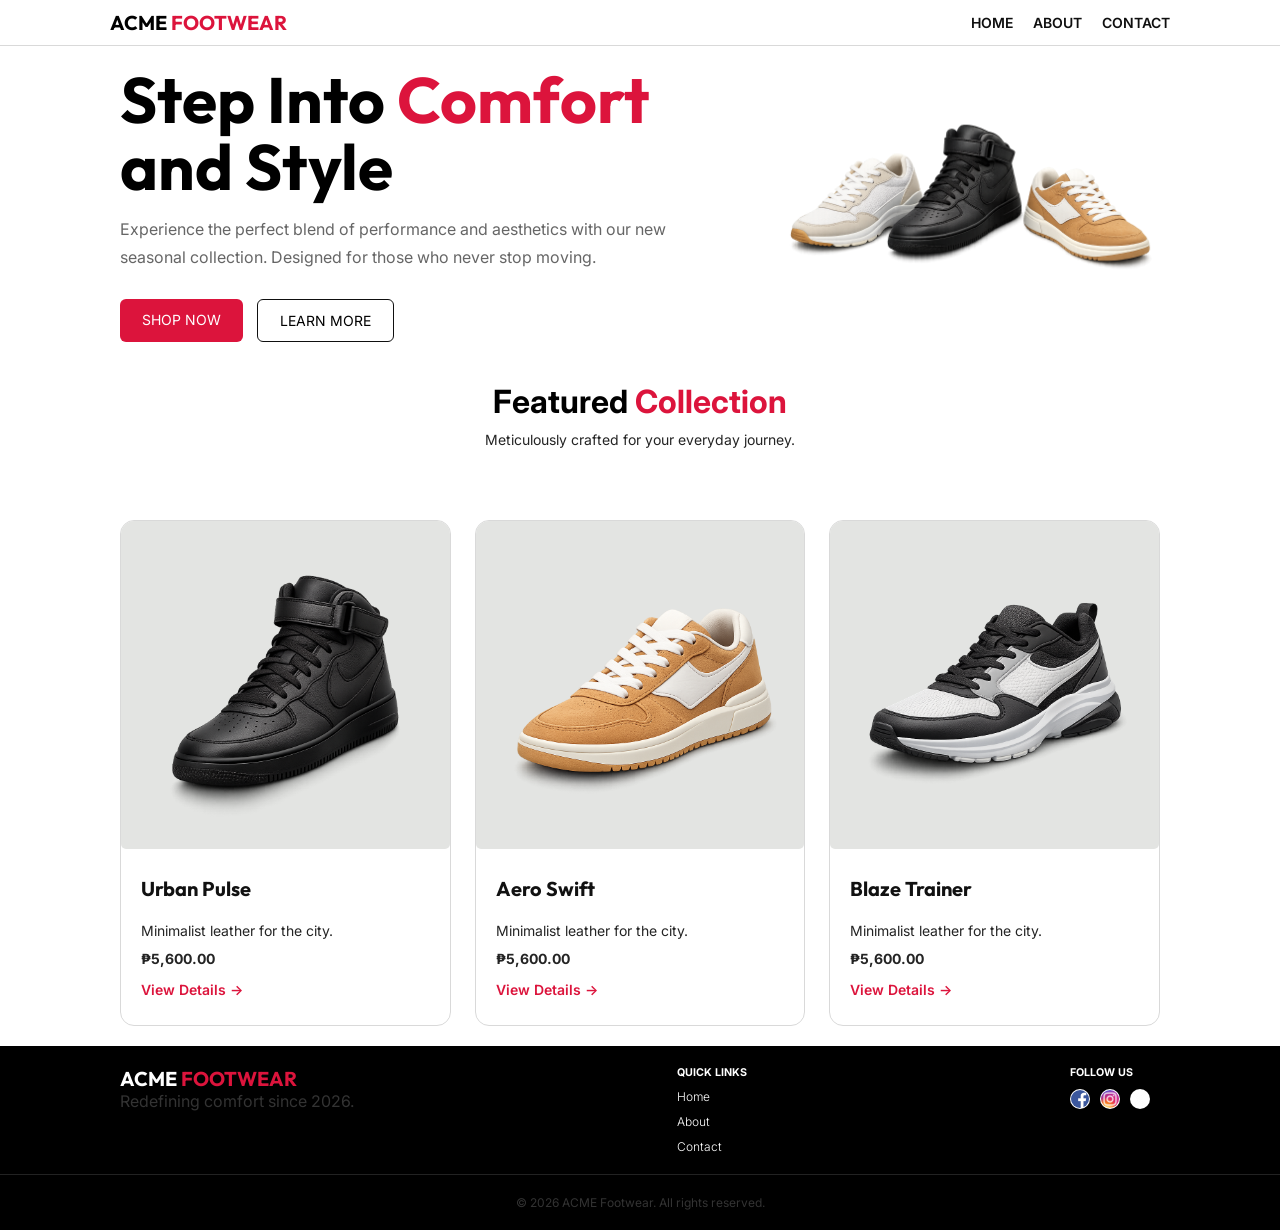
<file: index.html>
<!DOCTYPE html>
<html lang="en">
<head>
    <meta charset="UTF-8">
    <meta name="viewport" content="width=device-width, initial-scale=1.0">
    <title>ACME FOOTWEAR</title>
    <link rel="stylesheet" href="assets/css/style.css">
</head>
    
<body>

<header>
    <nav class="nav-header" aria-label="Main Navigation">
        <div class="logo">
            <h1>
                <a href="index.html">
                    <span class="acme">ACME</span> FOOTWEAR
                </a>
            </h1>
        </div>

        <div class="menu">
            <a href="index.html">HOME</a>
            <a href="about.html">ABOUT</a>
            <a href="contact.html">CONTACT</a>
        </div>
    </nav>
</header>

<main>
    <section class="hero-section">
        <div class="hero-content">
            <h2>Step Into <span class="span">Comfort</span> and Style</h2>
            <p>Experience the perfect blend of performance and aesthetics with our new seasonal collection. Designed for those who never stop moving.</p>
            <div class="cta-buttons">
                <a href="#" class="shop-btn">SHOP NOW</a>
                <a href="#" class="learn-btn">LEARN MORE</a>
            </div>
        </div>
        <div class="hero-image">
                <img src="assets/images/hero.png" alt="hero" loading="lazy">
        </div>
    </section>

    <section class="featured">
        <div class="text">
            <h3>Featured <span class="span">Collection</span></h3>
            <p>Meticulously crafted for your everyday journey.</p>
        </div>

        <div class="feat-shoes">
            <div class="shoes">
                <img src="assets/images/shoe_1.png" alt="Urban Pulse Shoes">
                <div class="shoe-details">
                    <h4>Urban Pulse</h4>
                    <p>Minimalist leather for the city.</p>
                    <p class="price">₱5,600.00</p>
                    <a href="#">View Details →</a>
                </div>
        </div>
        <div class="shoes">
            <img src="assets/images/shoe_2.png" alt="Aero Swift">
            <div class="shoe-details">
                    <h4>Aero Swift</h4>
                    <p>Minimalist leather for the city.</p>
                    <p class="price">₱5,600.00</p>
                    <a href="#">View Details →</a>
                </div>
        </div>
        <div class="shoes">
            <img src="assets/images/shoe_3.png" alt="Blaze Trainer">
                <div class="shoe-details">
                    <h4>Blaze Trainer</h4>
                    <p>Minimalist leather for the city.</p>
                    <p class="price">₱5,600.00</p>
                    <a href="#">View Details →</a>
                </div>
        </div>
    </div>
</section>
</main>

<footer>
    <div class="footer1">
    <div class="footer-logo">
        <h5>
            <a href="index.html">
                <span class="footspan">ACME</span> FOOTWEAR
            </a>
        </h5>
        <p>Redefining comfort since 2026.</p>
    </div>
      
    <div class="footer-menu">
        <h6>QUICK LINKS</h6>
        <a href="index.html">Home</a>
        <a href="about.html">About</a>
        <a href="contact.html">Contact</a>
    </div>

   <div class="media">
        <h6>FOLLOW US</h6>
         <div class="social-icons">
            <a href ="https://www.facebook.com/OmKicksPh" target="_blank"><img src="assets/logos/fb_logo.png" alt="Facebook Logo"></a>
            <a href ="https://instagram.com/omkicks_ph" target="_blank"><img src="assets/logos/Instagram_icon.png" alt="Instagram Logo"></a>
            <a href ="#" target="_blank"><img src="assets/logos/x_logo.png" alt="x logo"></a>
        </div>
    </div>
    </div>
    <div class="footer2">
    <p>&copy; 2026 ACME Footwear. All rights reserved.</p>
    </div>
</footer>

</body>
</html>
</file>
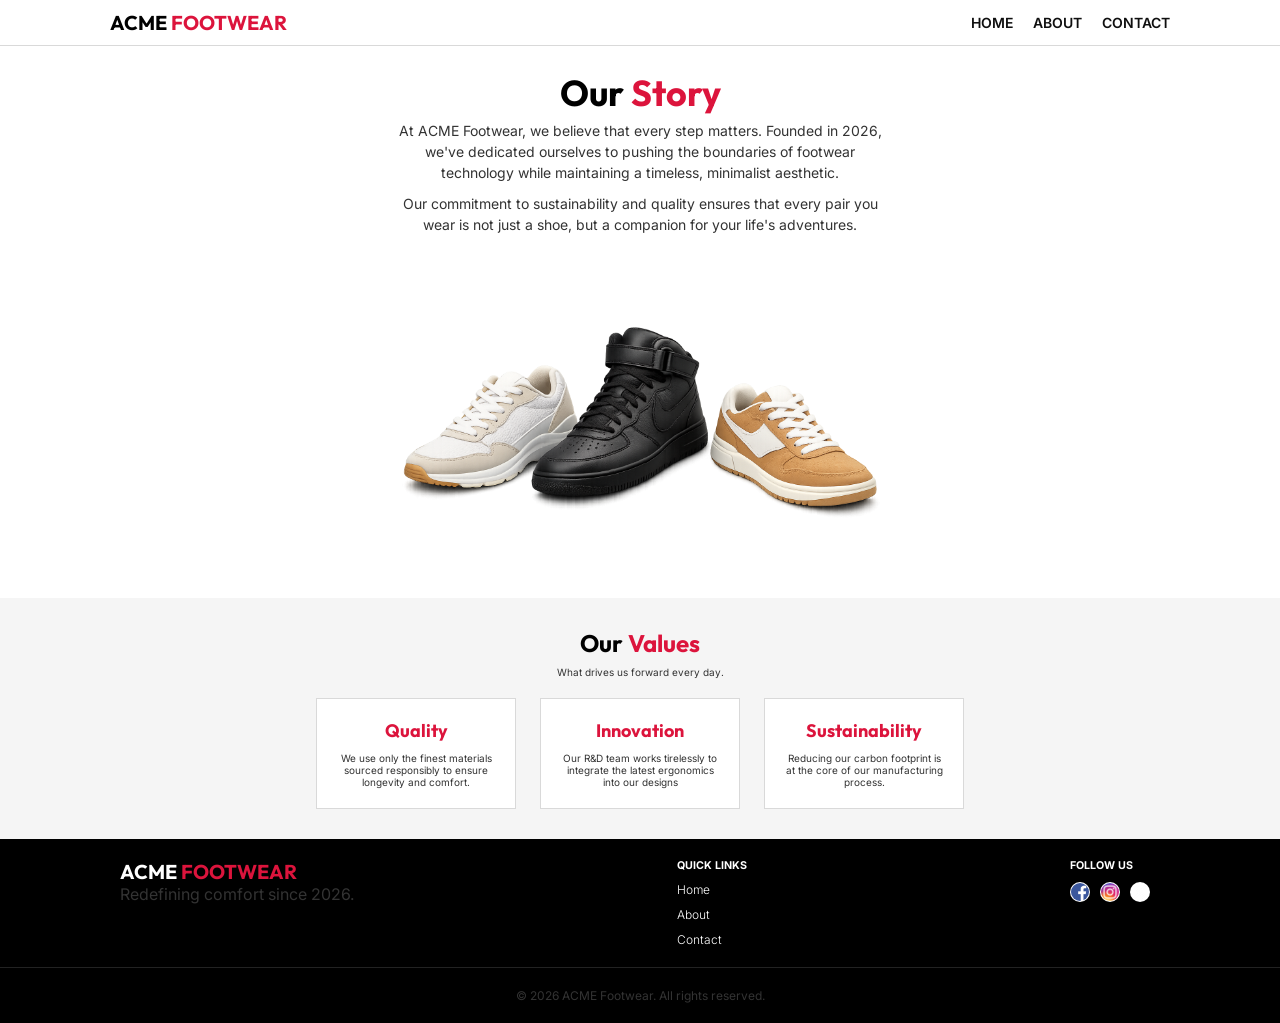
<file: about.html>
<!DOCTYPE html>
<html lang="en">
<head>
    <meta charset="UTF-8">
    <meta name="viewport" content="width=device-width, initial-scale=1.0">
    <title>ACME FOOTWEAR</title>
    <link rel="stylesheet" href="assets/css/style.css">
</head>
    
<body>

<header>
    <nav class="nav-header" aria-label="Main Navigation">
        <div class="logo">
            <h1>
                <a href="index.html">
                    <span class="acme">ACME</span> FOOTWEAR
                </a>
            </h1>
        </div>

        <div class="menu">
            <a href="index.html">HOME</a>
            <a href="about.html">ABOUT</a>
            <a href="contact.html">CONTACT</a>
        </div>
    </nav>
</header>

<main>
    <section class="story">
        <div class="main-story">
        <h2>Our <span class="span">Story</span></h2>
        <p>At ACME Footwear, we believe that every step matters. Founded in 2026, we've dedicated ourselves to pushing
            the boundaries of footwear technology while maintaining a timeless, minimalist aesthetic.
        </p>
        <p>Our commitment to sustainability and quality ensures that every pair you wear is not just a shoe, 
            but a companion for your life's adventures.</p>
        </div>
  
        <div class="story-image">
        <img src="assets/images/hero.png" alt="ACME Footwear brand story image">
        </div>
      </section>

    <section class="values-container">

        <div class="values-section">
            <div class="values">
                <h3> Our <span class="span">Values</span></h3>
                <p> What drives us forward every day.</p>
            </div>
            <div class="values-grid">
                <div class="quality">
                    <h4>Quality</h4>
                    <p>We use only the finest materials sourced responsibly to ensure longevity and comfort.</p>
                </div>

                <div class="innovation">
                    <h4>Innovation</h4>
                    <p>Our R&D team works tirelessly to integrate the latest ergonomics into our designs</p>
                </div>

                <div class="sustainability">
                    <h4>Sustainability</h4>
                    <p>Reducing our carbon footprint is at the core of our manufacturing process.</p>
                </div>
            </div>
        </div>
    </section>
</main>

<footer>
    <div class="footer1">
    <div class="footer-logo">
        <h5>
            <a href="index.html">
                <span class="footspan">ACME</span> FOOTWEAR
            </a>
        </h5>
        <p>Redefining comfort since 2026.</p>
    </div>
      
    <div class="footer-menu">
        <h6>QUICK LINKS</h6>
        <a href="index.html">Home</a>
        <a href="about.html">About</a>
        <a href="contact.html">Contact</a>
    </div>

   <div class="media">
        <h6>FOLLOW US</h6>
         <div class="social-icons">
            <a href ="https://www.facebook.com/OmKicksPh" target="_blank"><img src="assets/logos/fb_logo.png" alt="Facebook Logo"></a>
            <a href ="https://instagram.com/omkicks_ph" target="_blank"><img src="assets/logos/Instagram_icon.png" alt="Instagram Logo"></a>
            <a href ="#" target="_blank"><img src="assets/logos/x_logo.png" alt="x logo"></a>
        </div>
    </div>
    </div>
    <div class="footer2">
    <p>&copy; 2026 ACME Footwear. All rights reserved.</p>
    </div>
</footer>

</body>
</html>
</file>
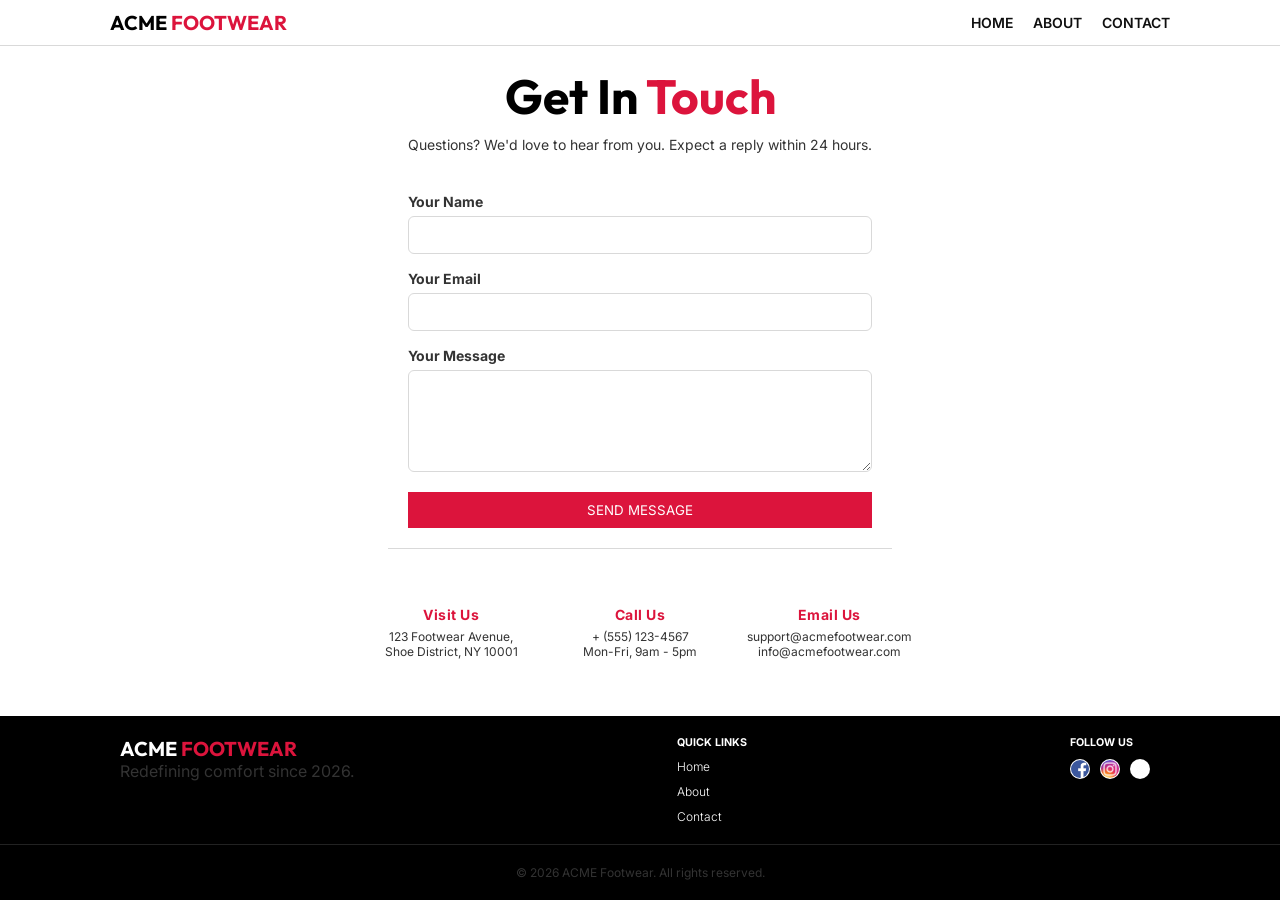
<file: contact.html>
<!DOCTYPE html>
<html lang="en">
<head>
    <meta charset="UTF-8">
    <meta name="viewport" content="width=device-width, initial-scale=1.0">
    <title>ACME FOOTWEAR-Contact</title>
    <link rel="stylesheet" href="assets/css/style.css">
</head>
    
<body>

<header>
    <nav class="nav-header" aria-label="Main Navigation">
        <div class="logo">
            <h1>
                <a href="index.html">
                    <span class="acme">ACME</span> FOOTWEAR
                </a>
            </h1>
        </div>

        <div class="menu">
            <a href="index.html">HOME</a>
            <a href="about.html">ABOUT</a>
            <a href="contact.html">CONTACT</a>
        </div>
    </nav>
</header>
    
<main class="contact">
    <section class="get-container">
        <div class="in-touch">
            <h2>Get In <span class="span">Touch</span></h2>
            <p>Questions? We'd love to hear from you. Expect a reply within 24 hours.</p>
        </div>

        <div class="form-container">
            <form aria-label="Contact form">
                <div class="form-group">
                <label for="name">Your Name</label>
                <input type="text" id="name" name="name" required>
                </div>

                <div class="form-group">
                <label for="email">Your Email</label>
                <input type="email" id="email" name="email" required>
                </div>

                <div class="form-group">
                <label for="message">Your Message</label>
                <textarea id="message" name="message" rows="5" required></textarea>
                </div>

                <button type="submit" class="submit-btn">SEND MESSAGE</button>

            </form>
        </div>
    </section>

    <section class="contact-container">
        <div class="contacthead">
            <h5>Visit Us</h5>
            <p>123 Footwear Avenue,</p>
            <p>Shoe District, NY 10001</p>
        </div>

        <div class="contacthead">
            <h5>Call Us</h5>
            <p>+ (555) 123-4567</p>
            <p>Mon-Fri, 9am - 5pm</p>
        </div>

         <div class="contacthead">
            <h5>Email Us</h5>
            <p>support@acmefootwear.com</p>
            <p>info@acmefootwear.com</p>
        </div>
    </section>
    
</main>

<footer>
    <div class="footer1">
    <div class="footer-logo">
        <h5>
            <a href="index.html">
                <span class="footspan">ACME</span> FOOTWEAR
            </a>
        </h5>
        <p>Redefining comfort since 2026.</p>
    </div>
      
    <div class="footer-menu">
        <h6>QUICK LINKS</h6>
        <a href="index.html">Home</a>
        <a href="about.html">About</a>
        <a href="contact.html">Contact</a>
    </div>

   <div class="media">
        <h6>FOLLOW US</h6>
         <div class="social-icons">
            <a href ="https://www.facebook.com/OmKicksPh" target="_blank"><img src="assets/logos/fb_logo.png" alt="Facebook Logo"></a>
            <a href ="https://instagram.com/omkicks_ph" target="_blank"><img src="assets/logos/Instagram_icon.png" alt="Instagram Logo"></a>
            <a href ="#" target="_blank"><img src="assets/logos/x_logo.png" alt="x logo"></a>
        </div>
    </div>
    </div>
    <div class="footer2">
    <p>&copy; 2026 ACME Footwear. All rights reserved.</p>
    </div>
</footer>

</body>
</html>
</file>
<file: assets/css/style.css>
@import url(https://fonts.googleapis.com/css?family=Outfit:100,200,300,regular,500,600,700,800,900);
@import url(https://fonts.googleapis.com/css?family=Inter:100,200,300,regular,500,600,700,800,900);

* {
  box-sizing: border-box;
  margin: 0;
  padding: 0;
}

/* Design Tokens */
:root {
  --primary-color: #dc143c;
  --surface-color: #ffffff;
  --surface-muted: #f5f5f5;
  --text-color: #333;
  --text-muted: #666;
  --border-color: #d9d9d9;
  --font-heading: 'Outfit', sans-serif;
  --font-body: 'Inter', sans-serif;
  --spacing-unit: 20px;
  --container-width: 1080px;
  --radius-sm: 6px;
  --radius-md: 14px;

}

body {
  font-family: var(--font-body);
  color: var(--text-color);
  display: flex;
  flex-direction: column;
  min-height: 100vh;
}

img {
  display: block;
  max-width: 100%;
}

main {
  flex: 1;
}

header {
  border-bottom: 1px solid var(--border-color);
  background-color: var(--surface-color);

 
}

.nav-header {
  display: flex;
  justify-content: space-between;
  align-items: center;
  font-family: var(--font-body);
  padding: 10px;
  max-width: var(--container-width);
  margin: auto;
}

.logo h1 {
  font-size: 20px;
  font-weight: 700;
  font-family: var(--font-heading);
}

.logo a {
  text-decoration: none;
  color: var(--primary-color);
}

.logo a:hover {
  opacity: 0.85;
}

.acme {
  color: black;
}

.menu {
  display: flex;
  align-items: center;
  gap: var(--spacing-unit);
}

.menu a {
  text-decoration: none;
  font-size: 14px;
  color: #0f0f0f;
  font-weight: 600;
  transition: color 0.3s ease;
}

.menu a:hover {
  color: var(--primary-color);
  text-decoration: underline;
}

/*Hero Section*/
.hero-section {
      display: flex;
      justify-content: space-between;
      align-items: center;
      padding: var(--spacing-unit);
      max-width: var(--container-width);
      margin: auto;
      gap: 40px;
    }

.hero-content h2 {
    font-family: var(--font-heading);
    font-size: clamp(2.25rem, 5vw, 4rem);
    font-weight: bolder;
    line-height: 1.05;
    margin-bottom: 16px;
    color: black;
    
}

.hero-image img {
    width: 100%;
    max-width: 500px;
    transition: transform 0.3s ease;
}

.hero-image:hover {
  transform: scale(1.05);
}



.span {
    color: var(--primary-color);
}

.hero-content p {
  max-width: 560px;
  font-size: 16px;
  line-height: 1.7;
  color: var(--text-muted);
  margin-bottom: 28px;
}

.cta-buttons {
    display: flex;
    flex-wrap: wrap;
    gap: 14px;
    }

    .shop-btn {
      background-color: var(--primary-color);
      color: white;
      text-decoration: none;
      font-size: 14px;
      border-radius: var(--radius-sm);
      padding: 12px 22px;
      

    }

    .shop-btn:hover {
      background-color: #a10020;
    }

    .learn-btn {
      background-color: transparent;
      color: black;
      text-decoration: none;
      font-size: 14px;
      border: #0f0f0f solid 1px;
      border-radius: var(--radius-sm);
      padding: 12px 22px;
      

    }

    .learn-btn:hover {
      background-color: rgb(235, 235, 235);
    }

/*Featured Collection*/
.featured {
      display: flex;
      flex-direction: column;
      justify-content: space-between;
      align-items: center;
      padding: var(--spacing-unit);
      text-align: center;
      max-width: var(--container-width);
      margin: auto;
      gap: 40px;
    }

.text {
  margin-bottom: 32px;
}

    
  .featured h3 {
  font-size: 32px;
  color: black;
  margin-bottom: 10px;
}

  .featured p {
  color: rgb(36, 36, 36);
  font-size: 14px;
}


.feat-shoes {
  display: grid;
  grid-template-columns: repeat(3, 1fr);
  gap: 24px;

}

.shoes {
  background-color: var(--surface-color);
  border: 1px solid var(--border-color);
  border-radius: var(--radius-md);
  overflow: hidden;
  text-align: left;
}

.shoes img {
    width: 100%;
    height: auto;
    background-color: #e3e4e2;
    border-radius: 5px;
    transition: transform 0.3s ease;
}

.shoes img:hover {
  transform: scale(1.05);
}

 .shoes p {
    font-size: 14px;
  }

  .shoe-details {
    padding: 20px;
    line-height: 2;
    text-align: left;
  }

  .shoe-details h4 {
  font-family: var(--font-heading);
  font-size: 20px;
  margin-bottom: 8px;
  color: #111111;
  }

  .price {
    font-weight: bold;
    color: rgb(0, 0, 0);
  }

  .shoes a {
  font-size: 14px;
  color: var(--primary-color);
  text-decoration: none;
  font-weight: 600;
  }

footer {
  background-color: #000000;
  color: white;
}

.footer1 {
  display: flex;
  justify-content: space-between;
  max-width: var(--container-width);
  margin: auto;
  padding: var(--spacing-unit);

}

.footer-logo h5 {
  font-size: 20px;
  font-weight: 700;
  font-family: var(--font-heading);
}

.footer-logo p {
  color: var(--text-color);
}

.footer-logo a {
  text-decoration: none;
  color: var(--primary-color);
}

.footer-logo span {
  color: white;
}

 .footer-menu a {
      display: flex;
      flex-direction: column;
      font-family: var(--font-body);
      font-size: 12px;
      text-decoration: none;
      color: #ffffff;
      font-weight: 300;
      margin-top: 10px;
    }

.footer-menu a:hover {
  color: var(--primary-color);
}



.social-icons {
  display: flex;
  justify-content: space-between;
}
.social-icons img {
      background-color: rgb(255, 255, 255);
      border-radius: 50px;
      width: 20px;
      height: 20px;
      margin-top: 10px;
      margin-right: 10px;
      padding: 1px;
}

.footer2 {
  font-size: 12px;
  color: var(--text-color);
  text-align: center;
  border-top: rgb(34, 34, 34) solid 1px;
  padding: var(--spacing-unit);
}

.story {
  text-align: center;
  max-width: var(--container-width);
  margin: auto;
}

@media (max-width: 1024px) {
  .feat-shoes {
    grid-template-columns: repeat(2, 1fr);
  }
}

/* Screen smaller than 768px */
@media (max-width: 768px) {

  .nav-header {
    flex-direction: column;
    gap: 10px;
  }

  .cta-buttons {
    justify-content: center;
  }

  .menu {
    flex-wrap: wrap;
    justify-content: center;
  }

  .hero-section {
    flex-direction: column;
    text-align: center;
  }

  .hero-content p {
    max-width: 100%;
  }

  .feat-shoes {
    grid-template-columns: 1fr;
  }

  .footer1 {
    flex-direction: column;
    gap: 20px;
    text-align: center;
  }

  .social-icons {
    justify-content: center;
  }

}

/*about*/

.story {
  display: flex;
  flex-direction: column;
  justify-content: space-between;
  align-items: center;
  gap: var(--spacing-unit);
  max-width: var(--container-width);
  margin: auto;
}

.main-story {
  line-height: 1.5;
  margin-top: 20px;
  max-width: 500px;
  width: 100%;

}

.main-story p {
  font-size: 14px;
  margin-bottom: 10px;
}

.story h2 {
  font-size: 36px;
  font-family: var(--font-heading);
  color: black;
}

.story p {
  font-family: var(--font-body);
  font-size: 14px;
  color: var(--text-color);
}

.story img {
  max-width: 500px;
  width: 100%;
}

/*VALUES*/

.values-container {
  background-color: var(--surface-muted);
  padding: var(--spacing-unit);
}

.values-section {
  display: flex;
  flex-direction: column;
  padding: 10px;
  gap: var(--spacing-unit);
  max-width: var(--container-width);
  margin: auto;
  align-items: center;
  text-align: center;
}

.values-section p {
  font-family: var(--font-body);
  font-size: 10px;
  line-height: 1.2;
}

.values  h3{
  font-family: var(--font-heading);
  font-size: 24px;
  margin-bottom: 8px;
  color: black;
}

.values-grid {
  display: grid;
  grid-template-columns: repeat(3, 1fr);
  gap: 24px;
}

.values-grid > div {
  background-color: var(--surface-color);
  padding: 20px;
  border: 1px solid var(--border-color);
  width: 200px;
}

.values-grid h4 {
  font-family: var(--font-heading);
  color: var(--primary-color);
  font-size: 18px;
  margin-bottom: 10px;
}

.quality {
  background-color: var(--surface-color);
  
}

@media (max-width: 768px) {
  .story {
    flex-direction: column;
    text-align: center;
  }
}
@media (max-width: 1024px) {
  .values-grid {
    grid-template-columns: repeat(2, 1fr);
  }
}

@media (max-width: 768px) {
  .values-grid {
    grid-template-columns: 1fr;
  }
}

/*CONTACT*/
.get-container {
  display: flex;
  flex-direction: column;
  justify-content: space-between;
  align-items: center;
  gap: 40px;
  max-width: var(--container-width);
  padding: var(--spacing-unit);
  border-bottom: 1px solid var(--border-color);
}


.in-touch h2 {
  font-family: var(--font-heading);
  font-size: 48px;
  color: black;
  text-align: center;
  margin-bottom: 10px;
}

.in-touch {
  font-family: var(--font-body);
  font-size: 14px;
  color: var(--tex-muted);
}

.form-container {
  max-width: 500px; 
  width: 100%;
  margin: 0 auto;
  
}


.contact-container {
  display: grid;
  grid-template-columns: repeat(3, 1fr);
  gap: 24px;
  text-align: center;
  max-width: var(--container-width);
  margin: auto;
}

.form-group label {
  display: block;
  margin-bottom: 6px;
  font-weight: 700;
  font-size: 14px;
}

.form-group input,
.form-group textarea {
  width: 100%;
  padding: 10px;
  border: 1px solid var(--border-color);
  border-radius: var(--radius-sm);
  font-family: var(--font-body);
}

.form-group {
  margin-bottom: 16px;
}

.submit-btn {
  background-color: var(--primary-color);
  font-family: var(--font-body);
  color: white;
  border: none;
  width: 100%;
  padding: 10px;
  transition: background-color 0.3s ease;
}

.submit-btn:hover {
  background-color: rgb(94, 0, 0);
}


.contact {
  display: flex;
  flex-direction: column;
  justify-content: space-between;
  align-items:  center;
}

.contacthead h5 {
  font-size: 14px;
  margin-bottom: 6px;
  letter-spacing: 0.5px;
  color: var(--primary-color);
}

.contacthead p {
  font-size: 12px;
}

@media (max-width: 768px) {
  .get-container {
    flex-direction: column;
    text-align: center;
  }
}

@media (max-width: 768px) {
  .contact-container {
    grid-template-columns: 1fr;
  }
}

@media (max-width: 1024px) {
  .contact-container {
    grid-template-columns: repeat(2, 1fr);
  }
}
</file>
